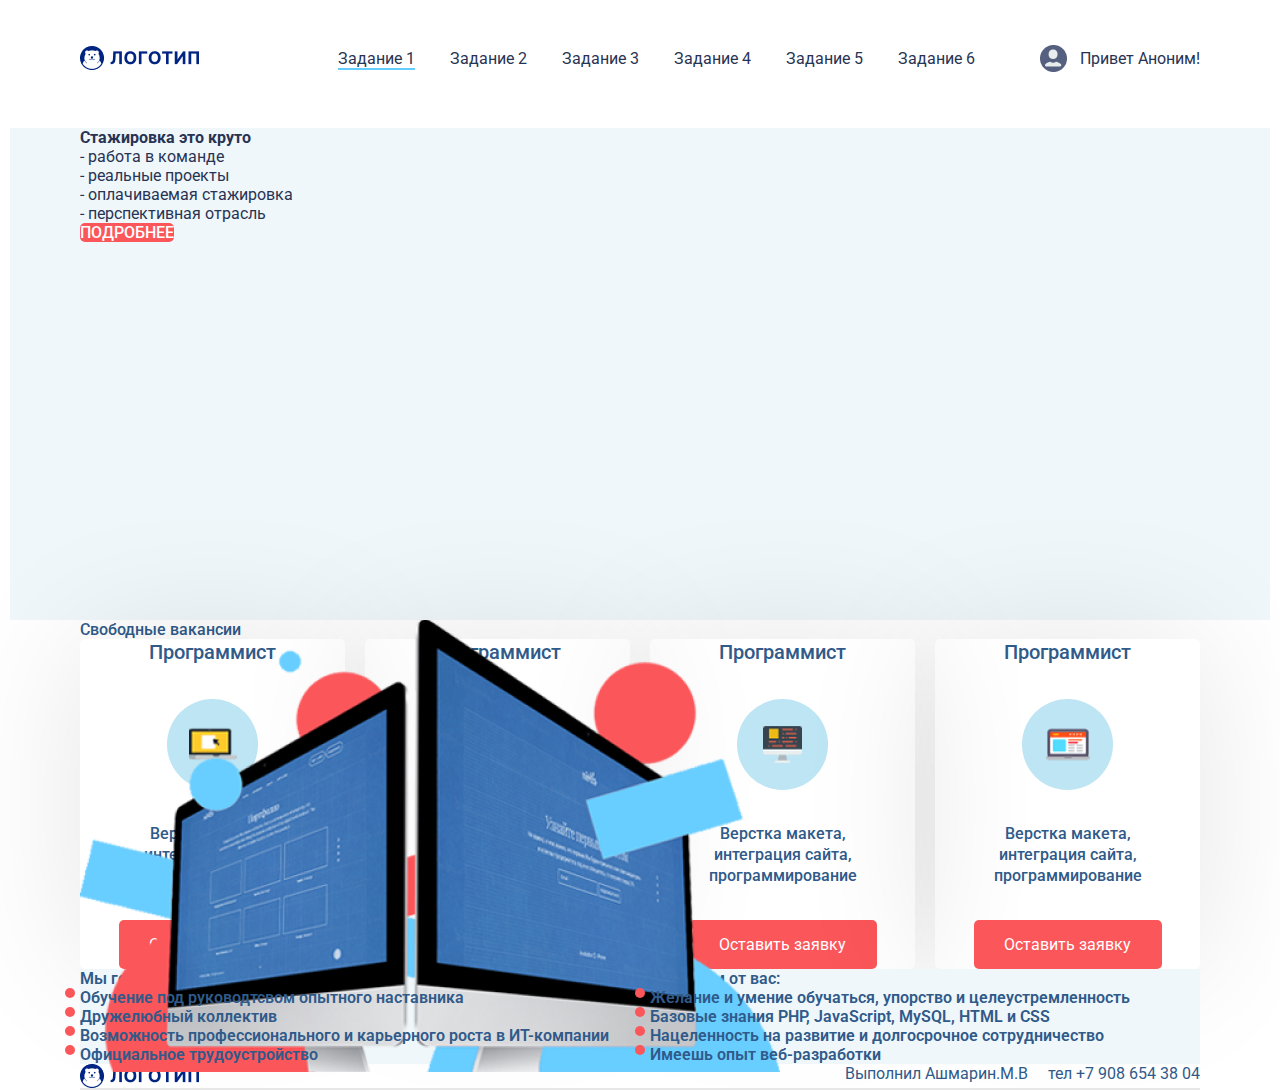
<file: index.html>
<!DOCTYPE html>
<html lang="en">

<head>
    <meta charset="UTF-8">
    <meta http-equiv="X-UA-Compatible" content="IE=edge">
    <meta name="viewport" content="width=device-width, initial-scale=1.0">
    <title>Internship this is great</title>
    <link rel="stylesheet" href="./style.css">
    <style>
        @import url('https://fonts.googleapis.com/css2?family=Roboto:ital,wght@0,300;0,400;0,500;0,700;1,300;1,400;1,500;1,700&display=swap');
    </style>
</head>





<body>
    <div class="wrapper">

        <div class="header_container">
            <div class="header_content">
                <div class="logo"><img src="./Vector.png" alt=""></div>

                <nav class="tasks_list_wrap">
                    <ul class="list_li">
                        <li><a id="index" href="./index.html">Задание 1</a></li>
                        <li><a id="form" href="./form.html">Задание 2</a></li>
                        <li><a id="ackardeon" href="./ackardeon.html">Задание 3</a></li>
                        <li><a id="random" href="./random.html">Задание 4</a></li>
                        <li><a id="breadcrums" href="./breadcrums.html">Задание 5</a></li>
                        <li><a id="/ajax" href="./ajax.html">Задание 6</a></li>
                    </ul>
                </nav>
                <div class="user_content">
                    <img alt="" src="./icon-user.png"><a class="user_text" href="#"></a>
                </div>
                <div class="burger-menu">
                    <span class="icon-burger">
                    </span>
                    <span class="icon-burger2">
                    </span>
                    <span class="icon-burger3">
                    </span>
                </div>
                <div class="menu-burgger">
                    <ul class="">
                        <li><a href="./index.html">Задание 1</a></li>
                        <li><a href="./form.html">Задание 2</a></li>
                        <li><a href="./ackardeon.html">Задание 3</a></li>
                        <li><a href="./random.html">Задание 4</a></li>
                        <li><a href="./breadcrums.html">Задание 5</a></li>
                        <li><a href="./ajax.html">Задание 6</a></li>
                    </ul>
                </div>
            </div>
        </div>
        <div class="main_container">
            <div class="banner_container">
                <div class="banner_contant">
                    <div class="shell_internship">
                        <div class="shell_internship_title">Стажировка это круто</div>
                        <ul class="pluses_nternships">
                            <li>- работа в команде</li>
                            <li>- реальные проекты</li>
                            <li>- оплачиваемая стажировка</li>
                            <li>- перспективная отрасль</li>
                        </ul>
                        <button class="read_more_button"><span class="read_more_button-text">ПОДРОБНЕЕ</span></button>
                    </div>
                    <img class="is_great" src="./is-great.png" alt="">
                </div>
            </div>
            <div class="free-vacancies_container">
                <div class="free-vacancies_content">
                    <div class="free-vacancies_title">Свободные вакансии</div>
                    <div class="free-vacancies_progrmm_all_wrap">
                        <div class="progrmm_elem">
                            <div class="progrmm_title">Программист</div>
                            <div class="program_elemimg"><img src="./program-1.png" alt=""></div>
                            <div class="progrmm_text">Верстка макета, интеграция
                                сайта, программирование</div>
                            <div class="progrmm_button">
                                <span>Оставить заявку</span>
                            </div>
                        </div>
                        <div class="progrmm_elem">
                            <div class="progrmm_title">Программист</div>
                            <div class="program_elemimg"><img src="./program-2.png" alt=""></div>
                            <div class="progrmm_text">Верстка макета, интеграция
                                сайта, программирование</div>
                            <div class="progrmm_button">
                                <span>Оставить заявку</span>
                            </div>
                        </div>
                        <div class="progrmm_elem">
                            <div class="progrmm_title">Программист</div>
                            <div class="program_elemimg"><img src="./program-3.png" alt=""></div>
                            <div class="progrmm_text">Верстка макета, интеграция
                                сайта, программирование</div>
                            <div class="progrmm_button">
                                <span>Оставить заявку</span>
                            </div>
                        </div>
                        <div class="progrmm_elem">
                            <div class="progrmm_title">Программист</div>
                            <div class="program_elemimg"><img src="./program-4.png" alt=""></div>
                            <div class="progrmm_text">Верстка макета, интеграция
                                сайта, программирование</div>
                            <div class="progrmm_button">
                                <span>Оставить заявку</span>
                            </div>
                        </div>
                    </div>
                </div>


            </div>
            <div class="offers_and_expectations_container">
                <div class="offers_and_expectations_content">
                    <div class="offers_and_expectations_elem">
                        <div class="offers_and_expectations_title">Мы готовы вам предложить:</div>
                        <ul class="offers_and_expectations_list">
                            <li>Обучение под руководтсвом опытного наставника</li>
                            <li>Дружелюбный коллектив</li>
                            <li>Возможность профессионального и карьерного роста в ИТ-компании</li>
                            <li>Официальное трудоустройство</li>
                        </ul>
                    </div>
                    <div class="offers_and_expectations_elem">
                        <div class="offers_and_expectations_title">Мы ждем от вас:</div>
                        <ul class="offers_and_expectations_list">
                            <li>Желание и умение обучаться, упорство и целеустремленность</li>
                            <li>Базовые знания PHP, JavaScript, MySQL, HTML и CSS</li>
                            <li>Нацеленность на развитие и долгосрочное сотрудничество</li>
                            <li>Имеешь опыт веб-разработки</li>
                        </ul>
                    </div>
                </div>

            </div>
        </div>
        <div class="footer_container">
            <div class="footer_content">
                <div class="logo_foot"><img src="./Vector.png" alt=""></div>
                <div class="container_data">
                    <div class="footer_completed">Выполнил Ашмарин.М.В</div>
                    <div class="footer_phone">тел +7 908 654 38 04</div>
                </div>
            </div>

        </div>

    </div>

    <script src="./script.js"></script>
</body>

</html>
</file>
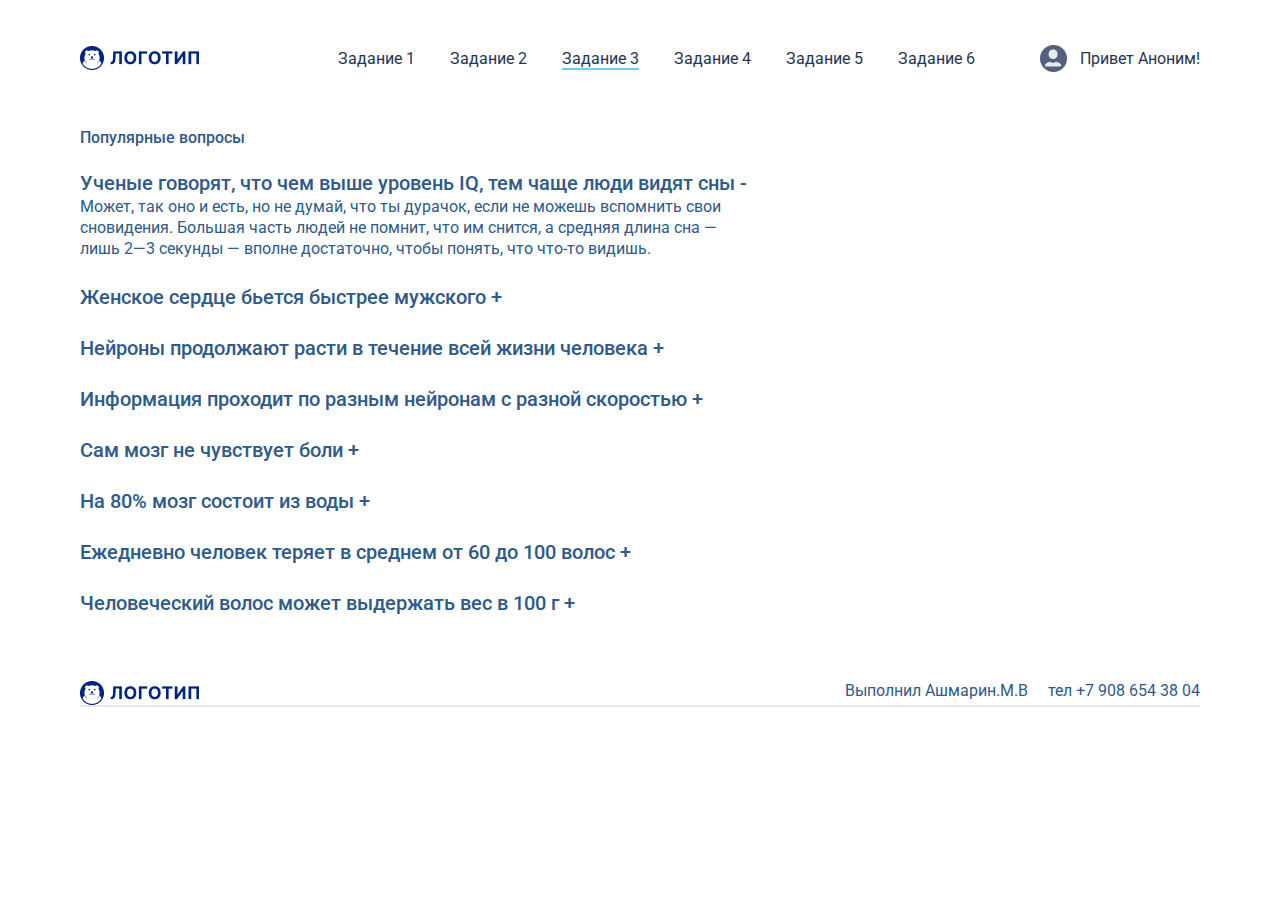
<file: ackardeon.html>
<!DOCTYPE html>
<html lang="en">

<head>
    <meta charset="UTF-8">
    <meta http-equiv="X-UA-Compatible" content="IE=edge">
    <meta name="viewport" content="width=device-width, initial-scale=1.0">
    <title>Internship this is great</title>
    <link rel="stylesheet" href="./style.css">
    <link rel="stylesheet" href="./ackardeon.css">
    <style>
        @import url('https://fonts.googleapis.com/css2?family=Roboto:ital,wght@0,300;0,400;0,500;0,700;1,300;1,400;1,500;1,700&display=swap');
    </style>
</head>





<body>
    <div class="wrapper">

        <div class="header_container">
            <div class="header_content">
                <div class="logo"><img src="./Vector.png" alt=""></div>

                <nav class="tasks_list_wrap">
                    <ul class="list_li">
                        <li><a id="index" href="./index.html">Задание 1</a></li>
                        <li><a id="form" href="./form.html">Задание 2</a></li>
                        <li><a id="ackardeon" href="./ackardeon.html">Задание 3</a></li>
                        <li><a id="random" href="./random.html">Задание 4</a></li>
                        <li><a id="breadcrums" href="./breadcrums.html">Задание 5</a></li>
                        <li><a id="/ajax" href="./ajax.html">Задание 6</a></li>
                    </ul>
                </nav>
                <div class="user_content">
                    <img alt="" src="./icon-user.png"><a class="user_text" href="#"></a>
                </div>
                <div class="burger-menu">
                    <span class="icon-burger">
                    </span>
                    <span class="icon-burger2">
                    </span>
                    <span class="icon-burger3">
                    </span>
                </div>
                <div class="menu-burgger">
                    <ul class="">
                        <li><a href="./index.html">Задание 1</a></li>
                        <li><a href="./form.html">Задание 2</a></li>
                        <li><a href="./ackardeon.html">Задание 3</a></li>
                        <li><a href="./random.html">Задание 4</a></li>
                        <li><a href="./breadcrums.html">Задание 5</a></li>
                        <li><a href="./ajax.html">Задание 6</a></li>
                    </ul>
                </div>
            </div>
        </div>

        <div class="ackardeon_container">
            <div class="ackardeon_title">Популярные вопросы</div>
            <div class="ackardeon_questions_wrap">
                <div class="question">
                    Ученые говорят, что чем выше уровень IQ, тем чаще люди видят сны <span>-</span>
                    <div class="answer actionn">
                        Может, так оно и есть, но не думай, что ты дурачок, если не можешь
                        вспомнить свои сновидения. Большая часть людей не помнит, что им снится, а средняя длина сна —
                        лишь 2—3 секунды — вполне достаточно, чтобы понять, что что-то видишь.</div>
                </div>
                <div class="question">
                    Женское сердце бьется быстрее мужского <span>+</span>
                    <div class="answer">Может, так оно и есть, но не думай, что ты дурачок, если не можешь вспомнить
                        свои сновидения. Большая часть людей не помнит, что им снится, а средняя длина сна — лишь 2—3
                        секунды — вполне достаточно, чтобы понять, что что-то видишь.</div>
                </div>
                <div class="question">
                    Нейроны продолжают расти в течение всей жизни человека <span>+</span>
                    <div class="answer">Может, так оно и есть, но не думай, что ты дурачок, если не можешь вспомнить
                        свои сновидения. Большая часть людей не помнит, что им снится, а средняя длина сна — лишь 2—3
                        секунды — вполне достаточно, чтобы понять, что что-то видишь.</div>
                </div>
                <div class="question">
                    Информация проходит по разным нейронам с разной скоростью <span>+</span>
                    <div class="answer">Может, так оно и есть, но не думай, что ты дурачок, если не можешь вспомнить
                        свои сновидения. Большая часть людей не помнит, что им снится, а средняя длина сна — лишь 2—3
                        секунды — вполне достаточно, чтобы понять, что что-то видишь.</div>
                </div>
                <div class="question">
                    Сам мозг не чувствует боли <span>+</span>
                    <div class="answer">Может, так оно и есть, но не думай, что ты дурачок, если не можешь вспомнить
                        свои сновидения. Большая часть людей не помнит, что им снится, а средняя длина сна — лишь 2—3
                        секунды — вполне достаточно, чтобы понять, что что-то видишь.</div>
                </div>
                <div class="question">
                    На 80% мозг состоит из воды <span>+</span>
                    <div class="answer">Может, так оно и есть, но не думай, что ты дурачок, если не можешь вспомнить
                        свои сновидения. Большая часть людей не помнит, что им снится, а средняя длина сна — лишь 2—3
                        секунды — вполне достаточно, чтобы понять, что что-то видишь.</div>
                </div>
                <div class="question">
                    Ежедневно человек теряет в среднем от 60 до 100 волос <span>+</span>
                    <div class="answer">Может, так оно и есть, но не думай, что ты дурачок, если не можешь вспомнить
                        свои сновидения. Большая часть людей не помнит, что им снится, а средняя длина сна — лишь 2—3
                        секунды — вполне достаточно, чтобы понять, что что-то видишь.</div>
                </div>
                <div class="question">
                    Человеческий волос может выдержать вес в 100 г <span>+</span>
                    <div class="answer">Может, так оно и есть, но не думай, что ты дурачок, если не можешь вспомнить
                        свои сновидения. Большая часть людей не помнит, что им снится, а средняя длина сна — лишь 2—3
                        секунды — вполне достаточно, чтобы понять, что что-то видишь.</div>
                </div>
            </div>
        </div>

        <div class="footer_container footer_container_ackardeon">
            <div class="footer_content">
                <div class="logo_foot"><img src="./Vector.png" alt=""></div>
                <div class="container_data">
                    <div class="footer_completed">Выполнил Ашмарин.М.В</div>
                    <div class="footer_phone">тел +7 908 654 38 04</div>
                </div>
            </div>

        </div>

    </div>
    <script>

        let question = document.querySelectorAll('.question');
        question.forEach(i => {
            i.addEventListener('click', () => {
                if (i.childNodes[1].textContent == '-') {
                    i.childNodes[1].textContent = '+';
                } else { i.childNodes[1].textContent = '-'; };

                i.children[1].classList.toggle('actionn');
            })
        })
    </script>
    <script src="./script.js"></script>
</body>

</html>
</file>
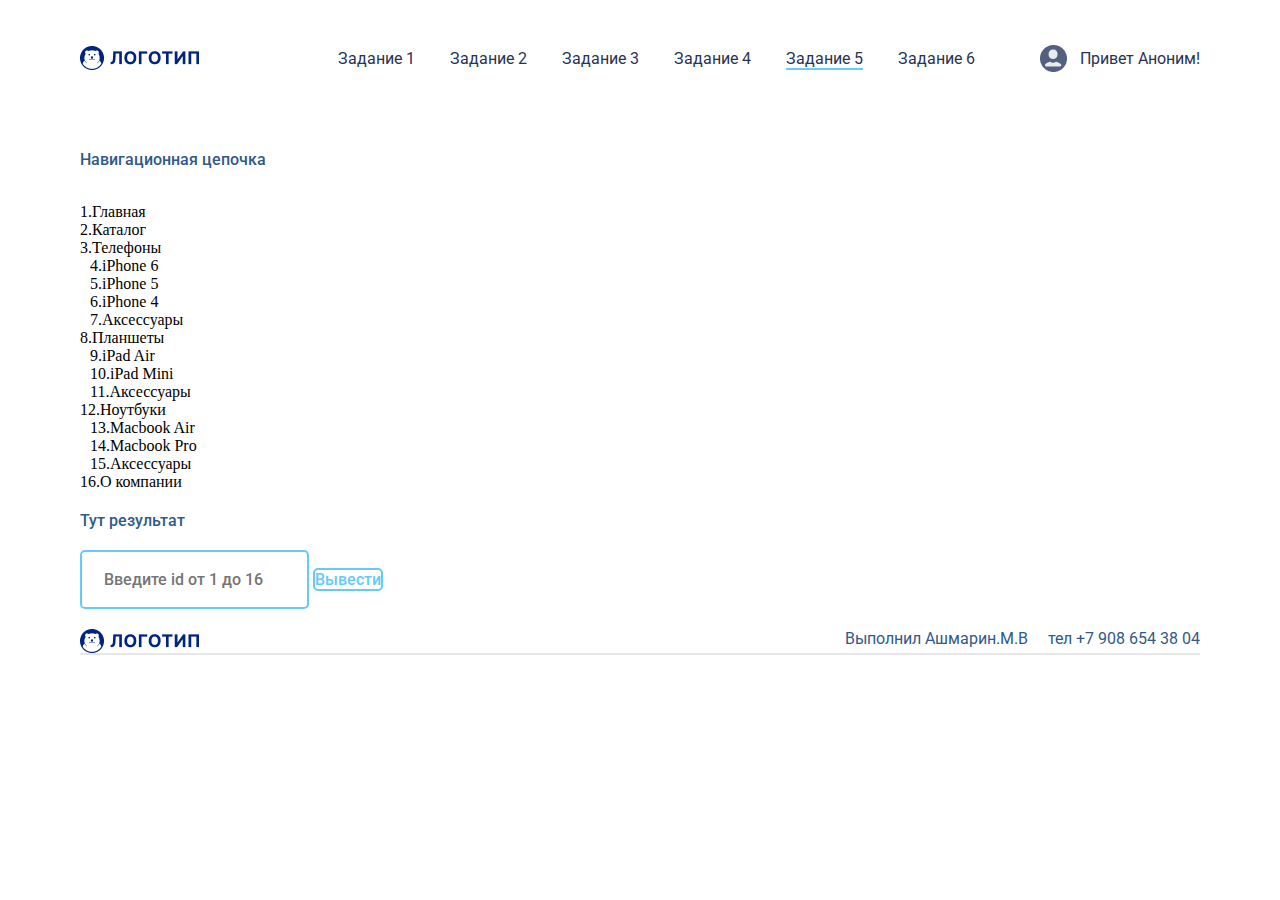
<file: breadcrums.html>
<!DOCTYPE html>
<html lang="en">

<head>
    <meta charset="UTF-8">
    <meta http-equiv="X-UA-Compatible" content="IE=edge">
    <meta name="viewport" content="width=device-width, initial-scale=1.0">
    <title>Internship this is great</title>
    <link rel="stylesheet" href="./style.css">
    <style>
        @import url('https://fonts.googleapis.com/css2?family=Roboto:ital,wght@0,300;0,400;0,500;0,700;1,300;1,400;1,500;1,700&display=swap');
    </style>
</head>





<body>
    <div class="wrapper">

        <div class="header_container">
            <div class="header_content">
                <div class="logo"><img src="./Vector.png" alt=""></div>

                <nav class="tasks_list_wrap">
                    <ul class="list_li">
                        <li><a id="index" href="./index.html">Задание 1</a></li>
                        <li><a id="form" href="./form.html">Задание 2</a></li>
                        <li><a id="ackardeon" href="./ackardeon.html">Задание 3</a></li>
                        <li><a id="random" href="./random.html">Задание 4</a></li>
                        <li><a id="breadcrums" href="./breadcrums.html">Задание 5</a></li>
                        <li><a id="/ajax" href="./ajax.html">Задание 6</a></li>
                    </ul>
                </nav>
                <div class="user_content">
                    <img alt="" src="/icon-user.png"><a class="user_text" href="#"></a>
                </div>
                <div class="burger-menu">
                    <span class="icon-burger">
                    </span>
                    <span class="icon-burger2">
                    </span>
                    <span class="icon-burger3">
                    </span>
                </div>
                <div class="menu-burgger">
                    <ul class="">
                        <li><a href="./index.html">Задание 1</a></li>
                        <li><a href="./form.html">Задание 2</a></li>
                        <li><a href="./ackardeon.html">Задание 3</a></li>
                        <li><a href="./random.html">Задание 4</a></li>
                        <li><a href="./breadcrums.html">Задание 5</a></li>
                        <li><a href="./ajax.html">Задание 6</a></li>
                    </ul>
                </div>
            </div>
        </div>

        <div class="breadcrums_container">
            <div class="breadcrums_title">Навигационная цепочка</div>
            <div class="breadcrums_structure">
                <ul>
                    <li>1.Главная</li>
                    <li>2.Каталог</li>
                    <li>3.Телефоны
                        <ul>
                            <li class="bbb">4.iPhone 6</li>
                            <li class="bbb">5.iPhone 5</li>
                            <li class="bbb">6.iPhone 4</li>
                            <li class="bbb">7.Аксессуары </li>
                        </ul>
                    </li>
                    <li>8.Планшеты</li>
                    <ul>
                        <li class="bbb">9.iPad Air</li>
                        <li class="bbb">10.iPad Mini</li>
                        <li class="bbb">11.Аксессуары </li>
                    </ul>
                    <li>12.Ноутбуки</li>
                    <ul>
                        <li class="bbb">13.Macbook Air</li>
                        <li class="bbb">14.Macbook Pro</li>
                        <li class="bbb">15.Аксессуары </li>
                    </ul>
                    <li>16.О компании</li>
                </ul>

            </div>
            <div class="breadcrums_result">Тут результат</div>
            <input type="text" name="" id="breadcrums_input" placeholder="Введите id от 1 до 16">
            <button class="breadcrums_btn">Вывести</button>
        </div>
        <div class="footer_container">
            <div class="footer_content">
                <div class="logo_foot"><img src="./Vector.png" alt=""></div>
                <div class="container_data">
                    <div class="footer_completed">Выполнил Ашмарин.М.В</div>
                    <div class="footer_phone">тел +7 908 654 38 04</div>
                </div>
            </div>

        </div>

    </div>

    <script src="./script.js"></script>
</body>

</html>
</file>
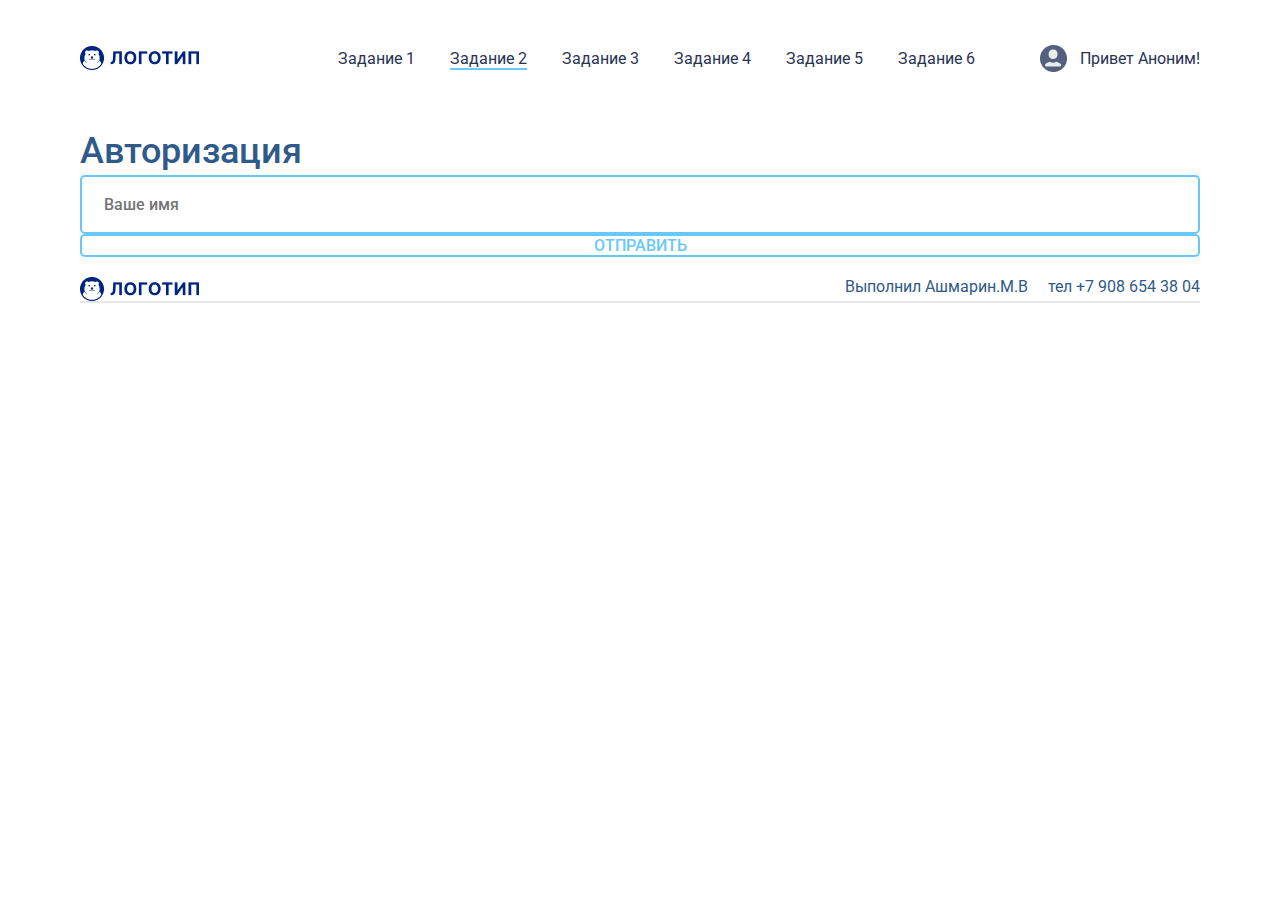
<file: form.html>
<!DOCTYPE html>
<html lang="en">

<head>
    <meta charset="UTF-8">
    <meta http-equiv="X-UA-Compatible" content="IE=edge">
    <meta name="viewport" content="width=device-width, initial-scale=1.0">
    <title>Internship this is great</title>
    <link rel="stylesheet" href="./style.css">
    <link rel="stylesheet" href="./form.css">
    <style>
        @import url('https://fonts.googleapis.com/css2?family=Roboto:ital,wght@0,300;0,400;0,500;0,700;1,300;1,400;1,500;1,700&display=swap');
    </style>
</head>





<body>
    <div class="wrapper">

        <div class="header_container">
            <div class="header_content">
                <div class="logo"><img src="./Vector.png" alt=""></div>

                <nav class="tasks_list_wrap">
                    <ul class="list_li">
                        <li><a id="index" href="./index.html">Задание 1</a></li>
                        <li><a id="form" href="./form.html">Задание 2</a></li>
                        <li><a id="ackardeon" href="./ackardeon.html">Задание 3</a></li>
                        <li><a id="random" href="./random.html">Задание 4</a></li>
                        <li><a id="breadcrums" href="./breadcrums.html">Задание 5</a></li>
                        <li><a id="/ajax" href="./ajax.html">Задание 6</a></li>
                    </ul>
                </nav>
                <div class="user_content">
                    <img alt="" src="./icon-user.png"><a class="user_text" href="#"></a>
                </div>
                <div class="burger-menu">
                    <span class="icon-burger">
                    </span>
                    <span class="icon-burger2">
                    </span>
                    <span class="icon-burger3">
                    </span>
                </div>
                <div class="menu-burgger">
                    <ul class="">
                        <li><a href="./index.html">Задание 1</a></li>
                        <li><a href="./form.html">Задание 2</a></li>
                        <li><a href="./ackardeon.html">Задание 3</a></li>
                        <li><a href="./random.html">Задание 4</a></li>
                        <li><a href="./breadcrums.html">Задание 5</a></li>
                        <li><a href="./ajax.html">Задание 6</a></li>
                    </ul>
                </div>
            </div>
        </div>
        <div class="form_cobtainer">
            <div class="form_title">Авторизация</div>
            <form action="" method="get">
                <div class="wrap_form">
                    <input type="text" id="name_form" placeholder="Ваше имя">
                    <button class="submit">ОТПРАВИТЬ</button>
            </form>
        </div>
    </div>
    <div class="footer_container">
        <div class="footer_content">
            <div class="logo_foot"><img src="./Vector.png" alt=""></div>
            <div class="container_data">
                <div class="footer_completed">Выполнил Ашмарин.М.В</div>
                <div class="footer_phone">тел +7 908 654 38 04</div>
            </div>
        </div>

    </div>

    </div>

    <script src="./script.js">
    </script>
</body>

</html>
</file>
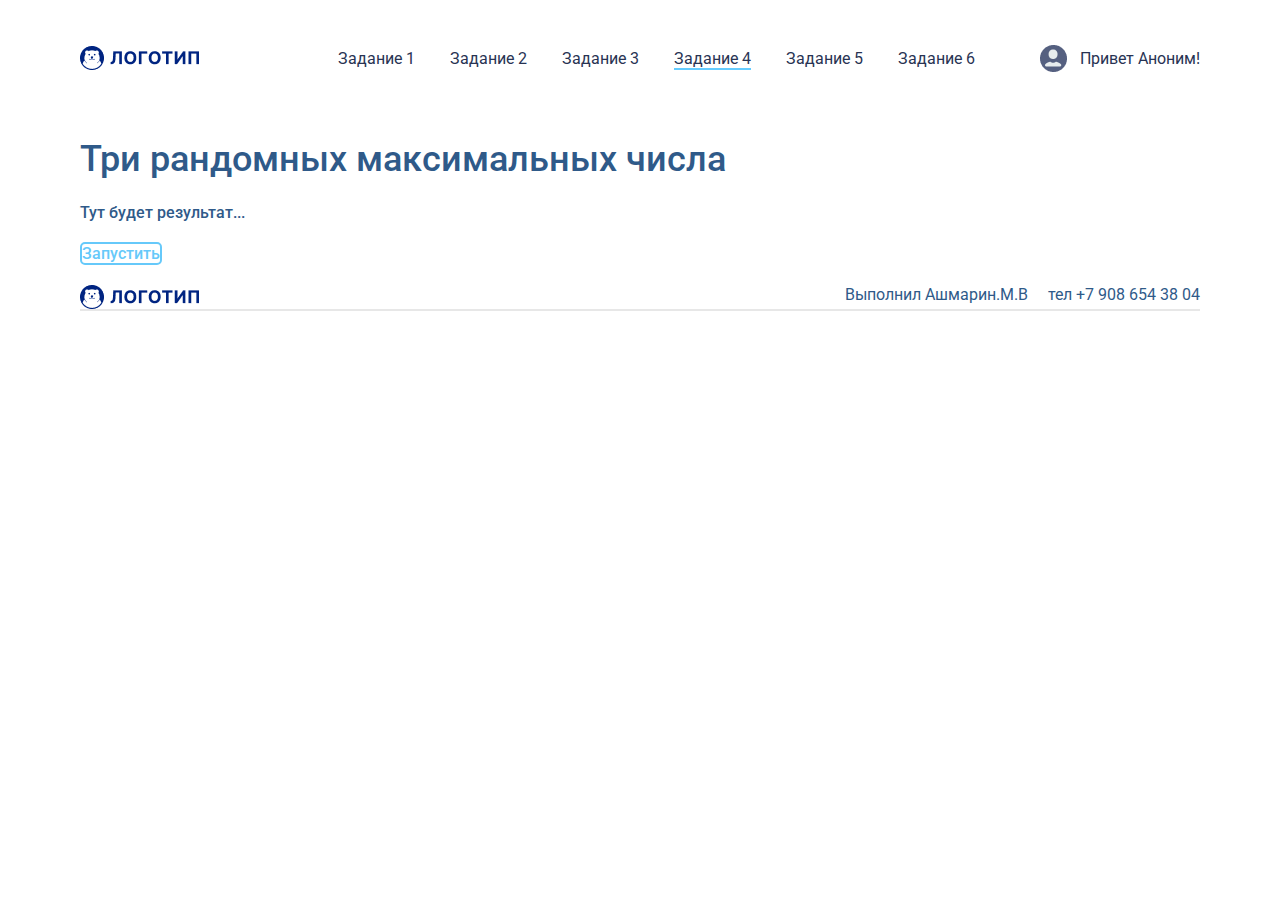
<file: random.html>
<!DOCTYPE html>
<html lang="en">

<head>
    <meta charset="UTF-8">
    <meta http-equiv="X-UA-Compatible" content="IE=edge">
    <meta name="viewport" content="width=device-width, initial-scale=1.0">
    <title>Internship this is great</title>
    <link rel="stylesheet" href="./style.css">
    <style>
        @import url('https://fonts.googleapis.com/css2?family=Roboto:ital,wght@0,300;0,400;0,500;0,700;1,300;1,400;1,500;1,700&display=swap');
    </style>
</head>





<body>
    <div class="wrapper">

        <div class="header_container">
            <div class="header_content">
                <div class="logo"><img src="./Vector.png" alt=""></div>

                <nav class="tasks_list_wrap">
                    <ul class="list_li">
                        <li><a id="index" href="./index.html">Задание 1</a></li>
                        <li><a id="form" href="./form.html">Задание 2</a></li>
                        <li><a id="ackardeon" href="./ackardeon.html">Задание 3</a></li>
                        <li><a id="random" href="./random.html">Задание 4</a></li>
                        <li><a id="breadcrums" href="./breadcrums.html">Задание 5</a></li>
                        <li><a id="/ajax" href="./ajax.html">Задание 6</a></li>
                    </ul>
                </nav>
                <div class="user_content">
                    <img alt="" src="./icon-user.png"><a class="user_text" href="#"></a>
                </div>
                <div class="burger-menu">
                    <span class="icon-burger">
                    </span>
                    <span class="icon-burger2">
                    </span>
                    <span class="icon-burger3">
                    </span>
                </div>
                <div class="menu-burgger">
                    <ul class="">
                        <li><a href="./index.html">Задание 1</a></li>
                        <li><a href="./form.html">Задание 2</a></li>
                        <li><a href="./ackardeon.html">Задание 3</a></li>
                        <li><a href="./random.html">Задание 4</a></li>
                        <li><a href="./breadcrums.html">Задание 5</a></li>
                        <li><a href="./ajax.html">Задание 6</a></li>
                    </ul>
                </div>
            </div>
        </div>
        <div class="random_container">
            <div class="random_title">Три рандомных максимальных числа</div>
            <div class="random_res">Тут будет результат...</div>
            <button class="random_start">Запустить</button>
        </div>

        <div class="footer_container">
            <div class="footer_content">
                <div class="logo_foot"><img src="./Vector.png" alt=""></div>
                <div class="container_data">
                    <div class="footer_completed">Выполнил Ашмарин.М.В</div>
                    <div class="footer_phone">тел +7 908 654 38 04</div>
                </div>
            </div>

        </div>

    </div>
    <script>

        let randomStart = document.querySelector('.random_start');
        let randomRes = document.querySelector('.random_res');
        randomStart.addEventListener('click', () => {
            let numRan = Math.floor(Math.random() * 90);
            let n1 = Math.floor(numRan + Math.random() * ((numRan + 11) - numRan));
            let n2 = Math.floor(numRan + Math.random() * ((numRan + 11) - numRan));
            let n3 = Math.floor(numRan + Math.random() * ((numRan + 11) - numRan));
            randomRes.textContent = `Первое рандомное число = ${n1}, второе рандомное число = ${n2}, третье рандомное число = ${n3}. Интервал чисел от ${numRan} до ${numRan + 10}`
        })

    </script>
    <script src="./script.js"></script>
</body>

</html>
</file>
<file: style.css>
* {
	padding: 0px;
	margin: 0px;
	border: none;
}

*,
*::before,
*::after {
	box-sizing: border-box;
}

:focus,
:active {
	/*outline: none;*/
}

a:focus,
a:active {
	/* outline: none;*/
}

/* Links */

a, a:link, a:visited, a:active {
    /* color: inherit; */
    text-decoration: none;
    /* display: inline-block; */
}

a:hover  {
    /* color: inherit; */
    text-decoration: none;
}

/* Common */

aside, nav, footer, header, section, main {
	display: block;
}

h1, h2, h3, h4, h5, h6, p {
    font-size: inherit;
	font-weight: inherit;
}

ul, ul li {
	list-style: none;
}

img {
	vertical-align: top;
}

img, svg {
	max-width: 100%;
	height: auto;
}

address {
  font-style: normal;
}

/* Form */

input, textarea, button, select {
	font-family: inherit;
    font-size: inherit;
    color: inherit;
    background-color: transparent;
}

input::-ms-clear {
	display: none;
}

button, input[type="submit"] {
    display: inline-block;
    box-shadow: none;
    background-color: transparent;
    background: none;
    cursor: pointer;
}

input:focus, input:active,
button:focus, button:active {
    outline: none;
}

button::-moz-focus-inner {
	padding: 0;
	border: 0;
}

label {
	cursor: pointer;
}

legend {
	display: block;
}

/*---------------------------------------------------------------Бургер меню---------------------------------------------------------------*/



.burger-menu {
    z-index: 4;
    display: none;
    width: 33px;
    height: 21px;
    position: relative;
    /*position: fixed;*/
    /*top: 30px;*/
    right: 10px;
    cursor: pointer;
}
 

.icon-burger {
    width: 33px;
    height: 3px;
    position: absolute;
    border-top: 3px solid #2F5A89;
    border-radius: 10px;
    top: 7px;

}
.icon-burger2 {
    width: 33px;
    height: 3px;
    position: absolute;
    border-top: 3px solid #2F5A89;
    border-radius: 10px;
    /*top: 33px;*/
   
}
.icon-burger3 {
    width: 33px;
    height: 3px;
    position: absolute;
    border-bottom: 3px solid #2F5A89;
    border-radius: 10px;
    top: 14px;
}

.active-1 {
display: none;
}
.active-2 {
    top: 50%;
    transform:  rotate(45deg);
 
}
.active-3 {
    top: 50%;
    transform: rotate(-45deg); 
}


.menu-burgger {
    width: 100%;
    height: 100%;
    font-family: 'Roboto';
    font-size: 20px;
   background: white;
    display: flex;
    flex-direction: column;
    justify-content: space-between;
    z-index: 2;
	position: fixed;
	top: 74px;
	left: 0;
	padding: 15px;
	transform: translateX(-100%);
    opacity: 0;
    transition: .7s;

}
.menu-burgger ul li {
    color: #ffffff;
   border-radius: 5px;
    /*text-align: center;*/
    /*padding: 23px 0 23px 20px;*/
    background-color: #FB565A;
    margin-bottom: 3px;

}
.menu-burgger ul li a{
    font-family: 'Roboto';
    font-size: 20px;
    width: 100%;
    display: inline-block;
    padding: 23px 0 23px 20px;
    color: white;
}
.menu-burgger ul li:hover {
    background-color: white;
    color:#FB565A;
    transition: .4s;
}
.menu-burgger ul li:hover a{
        color: #2F5A89;
        transition: .4s;
   }


.active-menu {
    opacity: 1;
	transform: translateX(0);
    transition: .7s;
}

/*-----------------------------------------------------------------------*/
.wrapper{
    max-width: 1900px;
    padding: 0 10px;
    height: 100%;
    margin: 0 auto;
    background: white;
    overflow:hidden;
}

.header_container {
    margin: 0 auto;
    max-width: 1120px;

}

.header_content {
    max-width: 1120px;
    display: flex;
    align-items: center;
    height: calc(80px + 60 * ((100vw - 320px) / (1920 - 320)));
    justify-content: space-between;
    margin-bottom: calc(0px + 20 * ((100vw - 320px) / (1920 - 320)));
}
.logo {
    margin-right: calc(0px + 123 * ((100vw - 320px) / (1920 - 320)));
 
}

.tasks_list_wrap {
width: 637px;
}

.list_li {
    width: 100%;
    font-family: 'Roboto';
    font-size: calc(14px + 2 * ((100vw - 320px)/(1920-320)));
    height: 19px;
    color: #283353;
    display: flex;
    justify-content: space-between;
}
.list_li li a{
    font-family: 'Roboto';
    font-size: calc(14px + 2 * ((100vw - 320px)/(1920-320)));
    color: #283353;
}
.list_li>li:hover {
border-bottom: 2px solid #65CCFF;
}
.list_li_active{
    border-bottom: 2px solid #65CCFF;
}
.user_content {
    width: 160px;
    display: flex;
    justify-content: space-between;
    align-items: center;
    margin-left:  calc(0px + 81 * ((100vw - 320px)/(1920-320)));
    
    }

@media (max-width:890px) {
    .user_content{
        display: none;
    }
    .tasks_list_wrap{
        display: none;
    }

    .header_content {
       max-width: 890px;
    }
    .header_content {

    }
    .burger-menu {
        display: block;
    }
    .user_content {
        align-self: center;
        margin: 0 auto;
    }
}




/*font-size: calc(24pxmin + (max-min) * (100vw / 1920));*/

.user_text{
    font-family: 'Roboto';
    /*font-size: 16px;*/
    height: 19px;
    color: #283353;
    white-space: nowrap;
    font-size: calc(14px + 2 * ((100vw - 320px)/(1920-320)));

}


.main_container {
    margin: 0 auto;
}
.banner_container{
    width: 100%;
    background: #EFF7FB;
    margin-bottom: calc(30px + 50 * ((100vw - 320px)/(1920-320)));;
}
.banner_contant {
    max-width: 1120px;
    height: calc(229px + 455 * ((100vw - 320px)/(1920-320)));
    position: relative;
    margin: 0 auto;
}
.shell_internship {
    width:507px ;
    height: 492px;
    padding-top: calc(25px + 71 * ((100vw - 320px)/(1920-320)));
}
.shell_internship_title {
    width: 407px;
    font-family: 'Roboto';
    font-weight: 700;
    font-size:  calc(20px + 36 * ((100vw - 320px)/(1920-320)));
    line-height: calc(22px + 40 * ((100vw - 320px)/(1920-320)));
    color: #283353;
    margin-bottom: calc(15px + 30 * ((100vw - 320px)/(1920-320)));
}

.pluses_nternships {
    height: calc(82px + 109 * ((100vw - 320px)/(1920-320)));;
    font-family: 'Roboto';
    font-weight: 400;
    font-size:  calc(12px + 14 * ((100vw - 320px)/(1920-320)));
    line-height: calc(13px + 16 * ((100vw - 320px)/(1920-320)));
    color: #283353;
    display: flex;
    flex-direction: column;
    justify-content: space-between;
    margin-bottom: calc(20px + 30 * ((100vw - 320px)/(1920-320)));

}

.read_more_button {
    width: calc(120px + 167 * ((100vw - 320px)/(1920-320)));
    height:calc(35px + 47  * ((100vw - 320px)/(1920-320)));
    border-radius: 5px;
    background: #FB565A;
    cursor: pointer;
}

.read_more_button-text{

    font-family: 'Roboto';
    font-weight: 500;
    font-size: calc(10px +14  * ((100vw - 320px)/(1920-320)));
    line-height: calc(11px + 15  * ((100vw - 320px)/(1920-320)));
    color: white;
}
.is_great {
    top: calc(106px + 10  * ((100vw - 320px)/(1920-320)));
    position: absolute;
    right: calc(-20px + 20  * ((100vw - 320px)/(1920-320)));
    width: calc(144px + 556  * ((100vw - 320px)/(1920-320)));
    /*height: calc(93px + 51 * ((100vw - 320px)/(1920-320)));*/
    /*и  700 452
    h 144 93*/
}



.free-vacancies_container {
    max-width: 1120px;
    margin: 0 auto;
}
.free-vacancies_content {
    margin-bottom: calc(10px + 10  * ((100vw - 320px)/(1920-320)));;
}
.free-vacancies_title {
    font-family: 'Roboto';
    font-weight: 500;
    font-size: calc(26px + 10  * ((100vw - 320px)/(1920-320)));
    line-height: calc(34px + 17  * ((100vw - 320px)/(1920-320)));
    color: #2F5A89;
}
.free-vacancies_progrmm_all_wrap {
    display: grid;
    max-width: 1120px;
    gap: 20px;
    grid-template-columns:minmax(205px,1fr) minmax(205px,1fr) minmax(205px,1fr) minmax(205px,1fr);
    justify-content: center;
    /*flex-direction: row;
    flex-wrap: wrap;*/
}
.progrmm_elem {
    box-shadow:  0px 0px 140px rgba(0, 0, 0, 0.1);
    /*width:calc(205px + 60  * ((100vw - 320px)/(1920-320)));*/
    height: 330px;
    display: flex;
    flex-direction: column;
    justify-content: space-between;
    align-items: center;
    border-radius: 5px;
}
.program_elemimg{
    display: flex;
    align-items: center;
    justify-content: center;
    width: 91px;
    height: 91px;
    border-radius: 50%;
    background-color: #BEE5F3;
}

.progrmm_title {
    margin-top: calc(30px + 10  * ((100vw - 320px)/(1920-320)));
    font-family: 'Roboto';
    font-weight: 500;
    font-size: 20px;
    line-height: 26px;
    color: #2F5A89;
}
.progrmm_text {
    width: 162px;
    text-align: center;
    font-family: 'Roboto';
    font-weight: 500;
    font-size: 16px;
    line-height: 21px;
    color: #2F5A89;

}
.progrmm_button {
    width: 188px;
    height:49px;
    border-radius: 5px;
    background: #FB565A;
    cursor: pointer;
    display: flex;
    align-items: center;
    justify-content: center;
    margin-bottom: calc(30px + 10  * ((100vw - 320px)/(1920-320)));
}
.progrmm_button span {
    font-family: 'Roboto';
    font-weight: 400;
    font-size: 16px;
    line-height:21px;
    color: white;
   
}

/*
.progrmm_elem:hover {

    background: #67CBFC;
    transition: 0.5s;
}
.progrmm_elem .progrmm_button:hover {
    background: #FDFDFD;
    transition: 0.5s;
}
.progrmm_elem .progrmm_button>span:hover {
    color: #68CDFF;
    transition: 0.1s;
}*/

@media (max-width:890px) {

    .free-vacancies_progrmm_all_wrap {
        /*display: flex;
        max-width: 1120px;
        flex-direction: row;
        flex-wrap: wrap;*/
        grid-template-columns: minmax(205px,1fr) minmax(205px,1fr);
    }

    .progrmm_elem {
        /*width:280px;*/
        height: 328px;
        display: flex;
        flex-direction: column;
        justify-content: space-between;
        align-items: center;
        border-radius: 5px;
    }

}

@media (max-width:479px) {

    .free-vacancies_progrmm_all_wrap {
        grid-template-columns:minmax(205px,1fr) ;
        /*display: flex;
        align-items: center;
        max-width: 1120px;
        flex-direction: row;
        flex-wrap: wrap;*/
    }

    .free-vacancies_progrmm_all_wrap {
        /*display: flex;
        max-width: 1120px;
        flex-direction: column;
        flex-wrap: wrap;*/
    }


}




.offers_and_expectations_container {
    max-width: 1120px;
    margin: 0 auto;
}
.offers_and_expectations_content {
    display: grid;
    column-gap: 20px;
    grid-template-columns:minmax(280px,1fr) minmax(280px,1fr) ;
    justify-content: center;
    margin-bottom: calc(40px + 40  * ((100vw - 320px)/(1920-320)));
}
.offers_and_expectations_elem {
 
    /*max-width: calc(280px + 270  * ((100vw - 320px)/(1920-320)));*/
    background-color: #EFF7FB;
}
.offers_and_expectations_title {
    margin-left: calc(15px + 25  * ((100vw - 320px)/(1920-320)));
    margin-top: calc(10px + 25  * ((100vw - 320px)/(1920-320)));
    margin-bottom: calc(10px + 15  * ((100vw - 320px)/(1920-320)));
    font-family: 'Roboto';
    font-weight: 600;
    font-size: calc(18px + 8  * ((100vw - 320px)/(1920-320)));
    line-height: calc(23px + 3  * ((100vw - 320px)/(1920-320)));
    color: #2F5A89;
}


.offers_and_expectations_list {
    font-family: 'Roboto';
    font-weight: 600;
    font-size: calc(14px + 2  * ((100vw - 320px)/(1920-320)));
    line-height: calc(18px + 4  * ((100vw - 320px)/(1920-320)));
    color: #2F5A89;

    margin-bottom: calc(15px + 25  * ((100vw - 320px)/(1920-320)));
}

.offers_and_expectations_list > li{
    margin-left: calc(35px + 25  * ((100vw - 320px)/(1920-320)));
    position: relative;
    margin-bottom: calc(10px + 5  * ((100vw - 320px)/(1920-320)));;
    padding-right: 8px;
}
.offers_and_expectations_list > li::before {
    position: absolute;
    top: calc(2.5px + 1.5  * ((100vw - 320px)/(1920-320)));
    left: -15px;
    content: '';
    display: block;
    border-radius: 50%;
    width: 10px;
    height: 10px;
    background: #FB565A;
}


@media (max-width:616px) {

    .offers_and_expectations_content:first-child {

        /*margin-right: 10px;*/
    }

    .offers_and_expectations_content {
        grid-template-columns:minmax(280px,1fr) ;
        /*display: flex;
        flex-direction: column;
        align-items: center;*/
        /*justify-content: space-between;*/
    }
    .offers_and_expectations_elem {
    margin-bottom: calc(10px + 25  * ((100vw - 320px)/(1920-320)));
    }
}

.footer_container {
    max-width: 1120px;
    margin: 0 auto;
}
.footer_content {
    display: flex;
    justify-content: space-between;
    border-bottom:2px solid #E7E7E7;
    margin-bottom: calc(40px + 60  * ((100vw - 320px)/(1920-320)));
}
.container_data{
    display: flex;
    justify-content: space-between;
}
.logo_foot {
}
.footer_completed {
    margin-right: 20px;
    font-family: 'Roboto';
    font-weight: 400;
    font-size: calc(14px + 2  * ((100vw - 320px)/(1920-320)));
    line-height: calc(18px + 4  * ((100vw - 320px)/(1920-320)));
    color: #2F5A89;
}
.footer_phone {
    font-family: 'Roboto';
    font-weight: 400;
    font-size: calc(14px + 2  * ((100vw - 320px)/(1920-320)));
    line-height: calc(18px + 4  * ((100vw - 320px)/(1920-320)));
    color: #2F5A89;
}


@media (max-width:508px) {
    .footer_content {
        justify-content:right;
        padding-right:10px ;
    }
    .logo_foot {
        display: none;
    }
    .container_data{
        display: flex;
       flex-direction: column;
    }
    .footer_completed {
        margin-right: 0px;
 
    }
    .footer_phone{
        text-align: right;

    }
}




/*--------------------------------------------------------------Рандомайзер*/

.random_container{
max-width: 1120px;
margin: 20px auto;

}
.random_title{
    font-family: 'Roboto';
    font-weight: 500;
    font-size: 36px;
    line-height: 47px;
    color: #2F5A89;
    margin-bottom:20px ;
}
.random_res{ 
    font-family: 'Roboto';
    font-weight: 500;
    color: #2F5A89;
    font-size: calc(18px + 8  * ((100vw - 320px)/(1920-320)));
    line-height: calc(23px + 3  * ((100vw - 320px)/(1920-320)));
margin-bottom: 20px;
}



.random_start{
    background-color: #ffffff;
    font-family: 'Roboto';
    font-weight: 500;
    font-size:   calc(16px + 4  * ((100vw - 320px)/(1920-320)));
    line-height:  calc(21px + 5  * ((100vw - 320px)/(1920-320)));
    color: #66C9FA;

    width: calc(276px + 4  * ((100vw - 320px)/(1920-320))); 
    height: calc(57px + 13  * ((100vw - 320px)/(1920-320)));  
    border-radius: 5px;
    border:2px solid #66C9FA;

}

.random_start:hover{ 
    background: #66C9FA;
    color: white;
}




/*----------------------------------------------------Хлебные крошки-----------------------------------------------*/

.breadcrums_container {
    max-width: 1120px;
    margin: 20px auto;
}
.breadcrums_title {

    font-family: 'Roboto';
    font-weight: 500;
    font-size: calc(26px + 27  * ((100vw - 320px)/(1920-320)));
    line-height: 47px;
    color: #2F5A89;
    margin-bottom:20px ;


}
.breadcrums_structure {
}
.breadcrums_result {

    font-family: 'Roboto';
    font-weight: 500;
    color: #2F5A89;
    font-size: calc(18px + 8  * ((100vw - 320px)/(1920-320)));
    line-height: calc(23px + 3  * ((100vw - 320px)/(1920-320)));
    margin: 20px 0;
}

#breadcrums_input{

    padding: 18px 0 18px 22px;
    font-family: 'Roboto';
    font-weight: 500;
    font-size:   calc(16px + 4  * ((100vw - 320px)/(1920-320)));
    line-height:  calc(21px + 5  * ((100vw - 320px)/(1920-320)));
    color: #727272;
    width: calc(280px + 282  * ((100vw - 320px)/(1920-320))); 
    height: calc(57px + 13  * ((100vw - 320px)/(1920-320))); 
    border-radius: 5px;
    border:2px solid #66C9FA;  
    margin-bottom: calc(10px + 10  * ((100vw - 320px)/(1920-320)));

}

.breadcrums_btn {
    background-color: #ffffff;
    font-family: 'Roboto';
    font-weight: 500;
    font-size:   calc(16px + 4  * ((100vw - 320px)/(1920-320)));
    line-height:  calc(21px + 5  * ((100vw - 320px)/(1920-320)));
    color: #66C9FA;

    width: calc(276px + 4  * ((100vw - 320px)/(1920-320))); 
    height: calc(57px + 13  * ((100vw - 320px)/(1920-320)));  
    border-radius: 5px;
    border:2px solid #66C9FA;
}

.breadcrums_btn:hover {
    background: #66C9FA;
    color: white;
}
.bbb{
    padding-left: 10px;
}






/*________________________________________AJAX___________________________________________*/


.ajax_container {
    max-width: 1120px;
    margin: 20px auto;
}

.ajax_title {
    font-family: 'Roboto';
    font-weight: 500;
    font-size: calc(26px + 27  * ((100vw - 320px)/(1920-320)));
    line-height: 47px;
    color: #2F5A89;
    margin-bottom:20px ;
}
.ajax_result {
    font-family: 'Roboto';
    font-weight: 500;
    color: #2F5A89;
    font-size: calc(18px + 8  * ((100vw - 320px)/(1920-320)));
    line-height: calc(23px + 3  * ((100vw - 320px)/(1920-320)));
    margin: 20px 0;
}

#ajax_input_city{
padding: 18px 0 18px 22px;
font-family: 'Roboto';
font-weight: 500;
font-size:   calc(16px + 4  * ((100vw - 320px)/(1920-320)));
line-height:  calc(21px + 5  * ((100vw - 320px)/(1920-320)));
color: #727272;
width: calc(280px + 282  * ((100vw - 320px)/(1920-320))); 
height: calc(57px + 13  * ((100vw - 320px)/(1920-320))); 
border-radius: 5px;
border:2px solid #66C9FA;  
margin-bottom: calc(10px + 10  * ((100vw - 320px)/(1920-320)));
}
.ajax_show {

    background-color: #ffffff;
    font-family: 'Roboto';
    font-weight: 500;
    font-size:   calc(16px + 4  * ((100vw - 320px)/(1920-320)));
    line-height:  calc(21px + 5  * ((100vw - 320px)/(1920-320)));
    color: #66C9FA;

    width: calc(276px + 4  * ((100vw - 320px)/(1920-320))); 
    height: calc(57px + 13  * ((100vw - 320px)/(1920-320)));  
    border-radius: 5px;
    border:2px solid #66C9FA;
}

.ajax_show:hover{
    background: #66C9FA;
    color: white;
}

.ajax_result_population{
    font-family: 'Roboto';
    margin-bottom: 10px;
}
.ajax_result_weather{
    display: flex;
    align-items: center;
    font-family: 'Roboto';
    margin-bottom: 10px;
}
.city_ajax{
    padding: 0 4px;
    font-family: 'Roboto';
    font-weight: 500;
    font-size:16px;
}
.numbers_people{
    color: #2F5A89;
    font-family: 'Roboto';
    font-weight: 500;
    font-size:16px;

}
.weather{
    font-family: 'Roboto';
    font-weight: 500;
    font-size:16px;
    color: #2F5A89;

}
.ajax_result_wrap{
    display: none;
}
</file>
<file: ackardeon.css>
.ackardeon_container {

    max-width: 1120px;
    margin: 0 auto;
    margin-bottom: 20px;
}
.ackardeon_title {
    margin-bottom: 23px;
    font-family: 'Roboto';
    font-weight: 500;
    font-size: calc(26px + 10  * ((100vw - 320px)/(1920-320)));
    line-height: calc(34px + 13  * ((100vw - 320px)/(1920-320)));
    color: #2F5A89;
}
.ackardeon_questions_wrap {

    max-width: 676px;

}
.question {
    position: relative;
    font-family: 'Roboto';
    font-weight: 500;
    font-size: 20px ;
    line-height: 26px;
    color: #2F5A89;
    margin-bottom: 25px;
}
.answer {
 
    display: none;
    font-family: 'Roboto';
    font-weight: 400;
    font-size: 16px ;
    line-height: 21px;
    color: #2F5A89;
}

@media (max-width:508px) {
.question span{
    position: absolute;
    top: 15px;
    right: 0;
}
}

.actionn{
    display: block
}
.footer_container_ackardeon{

    padding-top: 40px;
}
</file>
<file: form.css>
.form_cobtainer {
    max-width: 1120px;
    margin: 0 auto;
    margin-bottom: 20px;
}
.wrap_form{
    display: flex;
    flex-direction: column;
}
.form_title {
    font-family: 'Roboto';
    font-weight: 500;
    font-size: 36px;
    line-height: 47px;
    color: #2F5A89;
}
.submit {
    background-color: #ffffff;
    font-family: 'Roboto';
    font-weight: 500;
    font-size:   calc(16px + 4  * ((100vw - 320px)/(1920-320)));
    line-height:  calc(21px + 5  * ((100vw - 320px)/(1920-320)));
    color: #66C9FA;

    width: calc(276px + 4  * ((100vw - 320px)/(1920-320))); 
    height: calc(57px + 13  * ((100vw - 320px)/(1920-320)));  
    border-radius: 5px;
    border:2px solid #66C9FA; 
   
}
#name_form{
    padding: 18px 0 18px 22px;
    font-family: 'Roboto';
    font-weight: 500;
    font-size:   calc(16px + 4  * ((100vw - 320px)/(1920-320)));
    line-height:  calc(21px + 5  * ((100vw - 320px)/(1920-320)));
    color: #727272;
    width: calc(280px + 282  * ((100vw - 320px)/(1920-320))); 
    height: calc(57px + 13  * ((100vw - 320px)/(1920-320))); 
    border-radius: 5px;
    border:2px solid #66C9FA;  
    margin-bottom: calc(10px + 10  * ((100vw - 320px)/(1920-320)));
}

.submit:hover {
background: #66C9FA;
    color: white;
}
</file>
